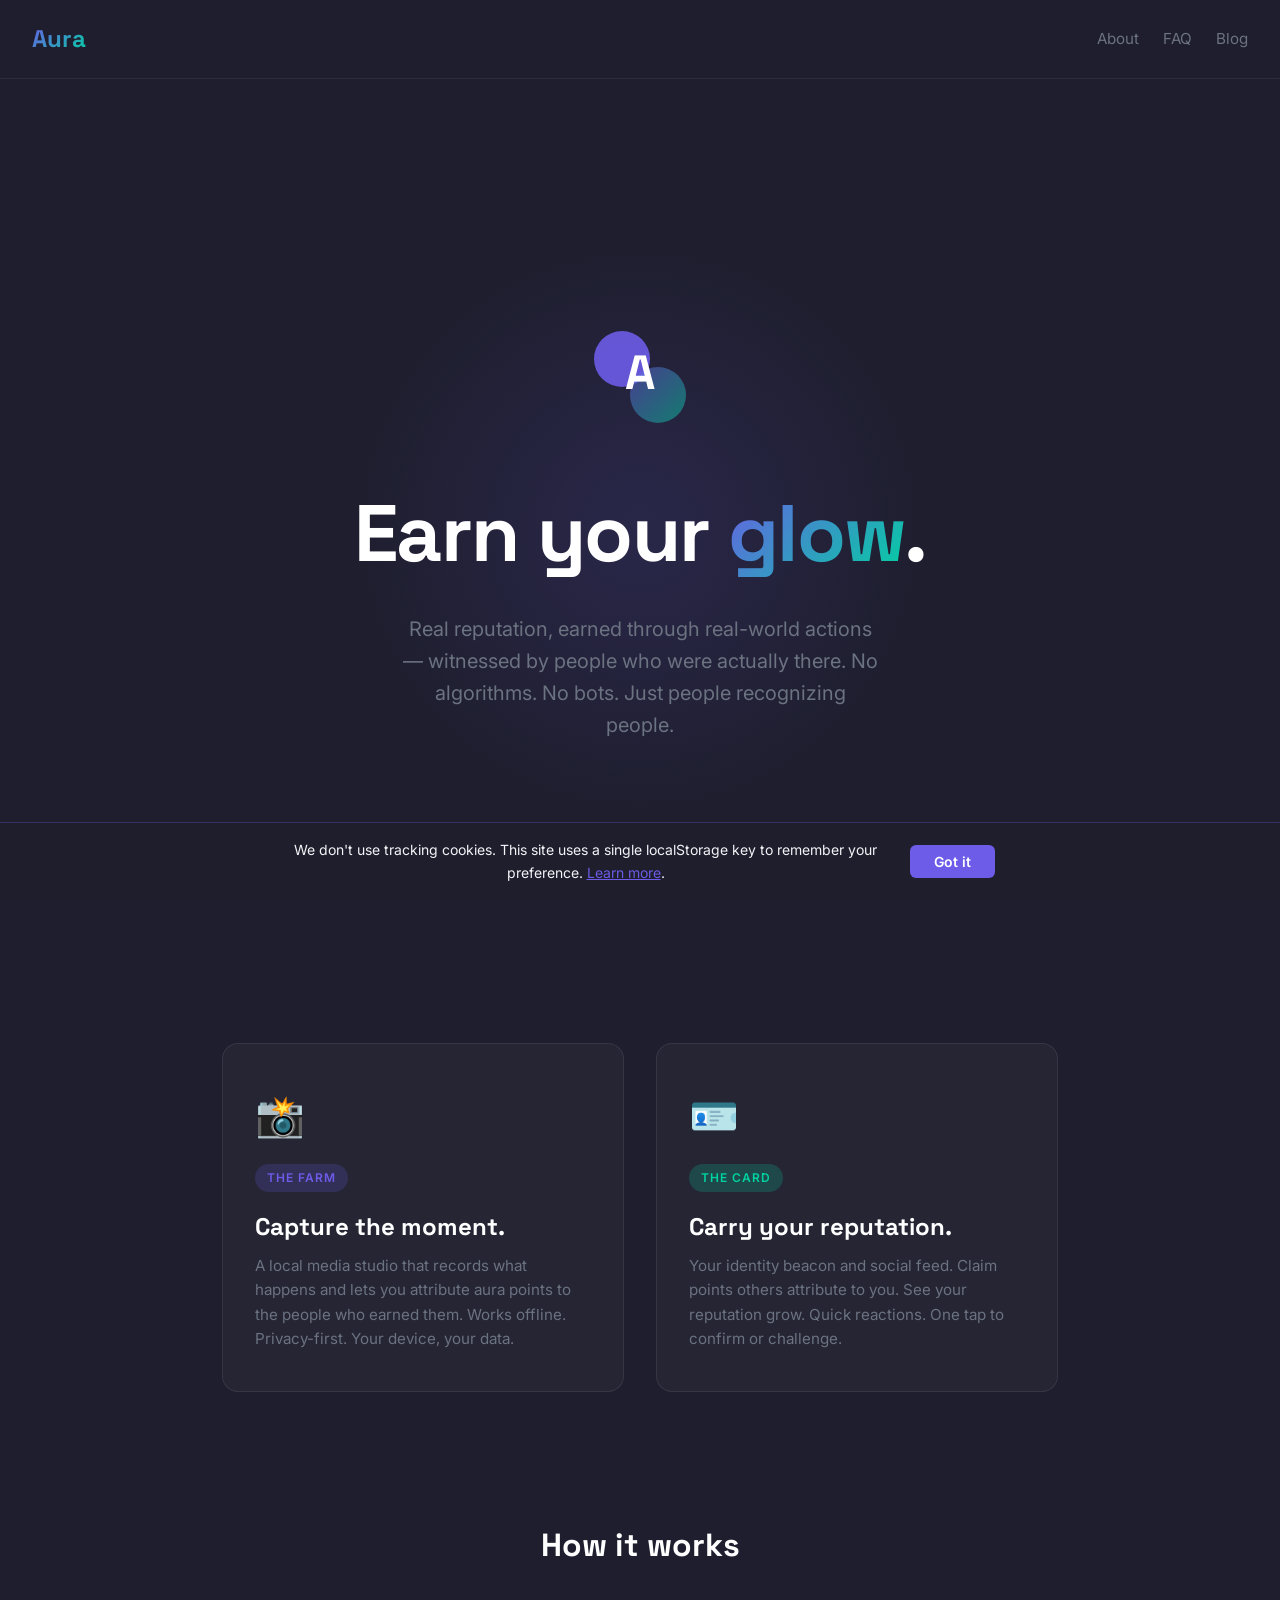
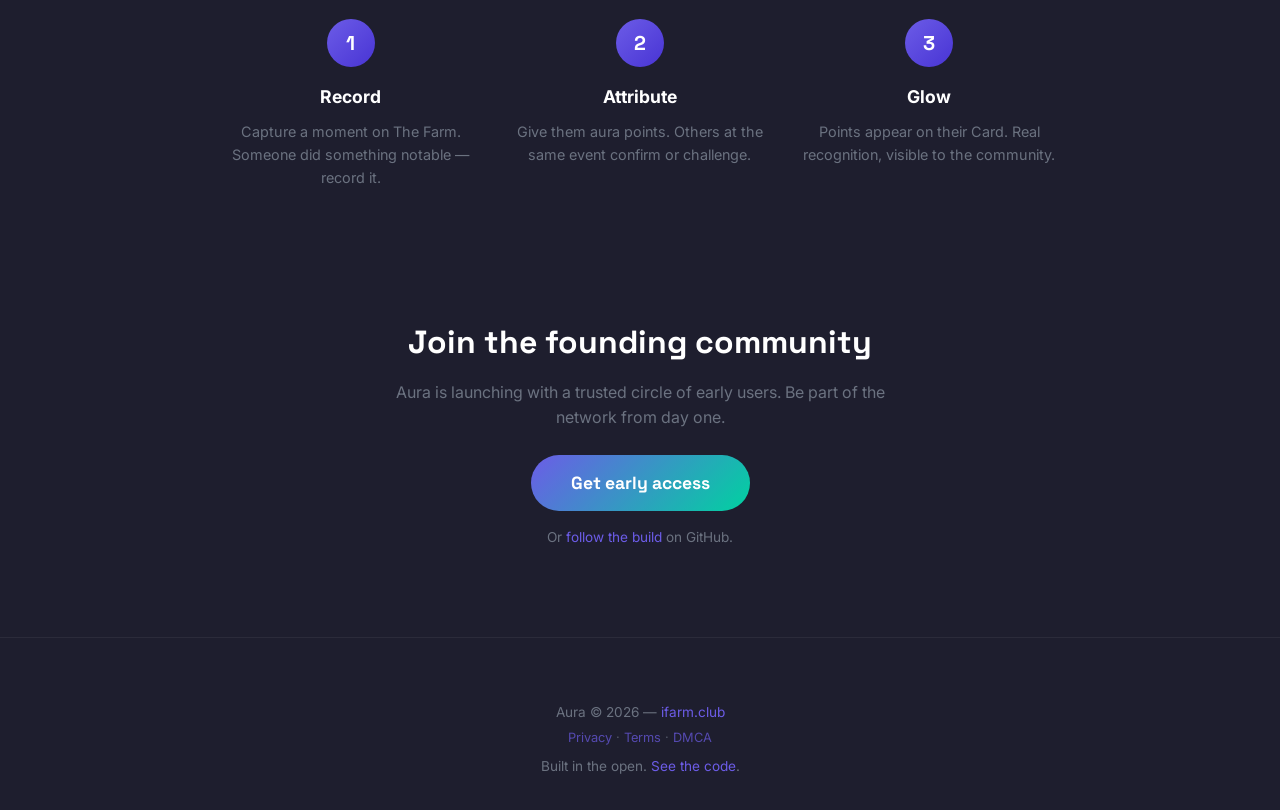
<file: landing/index.html>
<!DOCTYPE html>
<html lang="en">
<head>
<meta charset="UTF-8">
<meta name="viewport" content="width=device-width, initial-scale=1.0">
<title>Aura — Earn your glow.</title>
<meta name="description" content="A fair community where social reputation is earned through real-world actions, not manufactured online personas.">
<meta property="og:title" content="Aura — Earn your glow.">
<meta property="og:description" content="Real reputation, earned through real-world actions — witnessed by people who were actually there.">
<meta property="og:type" content="website">
<meta property="og:url" content="https://ifarm.club/">
<meta property="og:image" content="https://ifarm.club/og-image.svg">
<meta name="twitter:card" content="summary_large_image">
<link rel="icon" type="image/svg+xml" href="/favicon.svg">
<link rel="stylesheet" href="style.css">
</head>
<body>

<nav class="nav">
  <a href="/" class="nav-logo">Aura</a>
  <div class="nav-links">
    <a href="/about">About</a>
    <a href="/faq">FAQ</a>
    <a href="/blog">Blog</a>
  </div>
</nav>

<section class="hero">
  <div class="aura-mark">
    <svg viewBox="0 0 120 120" fill="none" xmlns="http://www.w3.org/2000/svg">
      <defs>
        <linearGradient id="auraGrad" x1="0" y1="0" x2="1" y2="1">
          <stop offset="0%" stop-color="#6C5CE7"/>
          <stop offset="100%" stop-color="#00D2A0"/>
        </linearGradient>
      </defs>
      <circle cx="42" cy="42" r="28" fill="#6C5CE7" opacity="0.9"/>
      <circle cx="78" cy="78" r="28" fill="url(#auraGrad)" opacity="0.5"/>
      <text x="60" y="72" text-anchor="middle" font-family="Space Grotesk, sans-serif" font-weight="700" font-size="48" fill="white">A</text>
    </svg>
  </div>
  <h1>Earn your <span>glow</span>.</h1>
  <p class="tagline">Real reputation, earned through real-world actions — witnessed by people who were actually there. No algorithms. No bots. Just people recognizing people.</p>
</section>

<section class="products">
  <a href="/farm/" class="product-card farm">
    <div class="icon">📸</div>
    <span class="label">The Farm</span>
    <h2>Capture the moment.</h2>
    <p>A local media studio that records what happens and lets you attribute aura points to the people who earned them. Works offline. Privacy-first. Your device, your data.</p>
  </a>
  <a href="/card/" class="product-card card">
    <div class="icon">🪪</div>
    <span class="label">The Card</span>
    <h2>Carry your reputation.</h2>
    <p>Your identity beacon and social feed. Claim points others attribute to you. See your reputation grow. Quick reactions. One tap to confirm or challenge.</p>
  </a>
</section>

<section class="how">
  <h2>How it works</h2>
  <div class="steps">
    <div class="step">
      <div class="num">1</div>
      <h3>Record</h3>
      <p>Capture a moment on The Farm. Someone did something notable — record it.</p>
    </div>
    <div class="step">
      <div class="num">2</div>
      <h3>Attribute</h3>
      <p>Give them aura points. Others at the same event confirm or challenge.</p>
    </div>
    <div class="step">
      <div class="num">3</div>
      <h3>Glow</h3>
      <p>Points appear on their Card. Real recognition, visible to the community.</p>
    </div>
  </div>
</section>

<section class="cta">
  <h2>Join the founding community</h2>
  <p>Aura is launching with a trusted circle of early users. Be part of the network from day one.</p>
  <a href="mailto:founder@ifarm.club?subject=Founding%20Community" class="cta-button">Get early access</a>
  <p class="cta-note">Or <a href="https://github.com/Sergio-PB/aura-workspace">follow the build</a> on GitHub.</p>
</section>

<footer>
  <p>Aura &copy; 2026 &mdash; <a href="https://ifarm.club">ifarm.club</a></p>
  <p class="legal-links"><a href="/privacy">Privacy</a> &middot; <a href="/terms">Terms</a> &middot; <a href="/dmca">DMCA</a></p>
  <p style="margin-top:0.5rem">Built in the open. <a href="https://github.com/Sergio-PB/aura-workspace">See the code</a>.</p>
</footer>

<div class="cookie-banner" id="cookie-banner">
  <p>We don't use tracking cookies. This site uses a single localStorage key to remember your preference. <a href="/about">Learn more</a>.</p>
  <button onclick="document.getElementById('cookie-banner').classList.add('hidden'); localStorage.setItem('aura-cookie-consent','1')">Got it</button>
</div>
<script>
if (localStorage.getItem('aura-cookie-consent')) document.getElementById('cookie-banner').classList.add('hidden');
</script>

</body>
</html>
</file>
<file: landing/style.css>
@import url('https://fonts.googleapis.com/css2?family=Space+Grotesk:wght@700&family=Inter:wght@400;600&display=swap');

:root {
  --purple: #6C5CE7;
  --purple-dark: #4834D4;
  --green: #00D2A0;
  --amber: #FFA502;
  --midnight: #1E1E2E;
  --stone: #6B7280;
  --cloud: #F3F4F6;
  --white: #FFFFFF;
}

*, *::before, *::after { box-sizing: border-box; margin: 0; padding: 0; }

body {
  font-family: 'Inter', system-ui, sans-serif;
  background: var(--midnight);
  color: var(--cloud);
  line-height: 1.6;
  -webkit-font-smoothing: antialiased;
}

/* ── Nav ── */
.nav {
  display: flex;
  justify-content: space-between;
  align-items: center;
  padding: 1.25rem 2rem;
  border-bottom: 1px solid rgba(255,255,255,0.06);
  position: sticky;
  top: 0;
  background: var(--midnight);
  z-index: 10;
}

.nav-logo {
  font-family: 'Space Grotesk', sans-serif;
  font-size: 1.5rem;
  font-weight: 700;
  color: var(--white);
  text-decoration: none;
  background: linear-gradient(135deg, var(--purple), var(--green));
  -webkit-background-clip: text;
  -webkit-text-fill-color: transparent;
  background-clip: text;
}

.nav-links { display: flex; gap: 1.5rem; }

.nav-links a {
  color: var(--stone);
  text-decoration: none;
  font-size: 0.95rem;
  transition: color 0.2s;
}

.nav-links a:hover { color: var(--white); }

/* ── Page Layout ── */
.page {
  max-width: 800px;
  margin: 0 auto;
  padding: 4rem 2rem;
}

.page h1 {
  font-family: 'Space Grotesk', sans-serif;
  font-size: clamp(2rem, 5vw, 3rem);
  color: var(--white);
  margin-bottom: 1rem;
}

.page .lead {
  font-size: 1.2rem;
  color: var(--stone);
  margin-bottom: 3rem;
}

.page section {
  margin-bottom: 3rem;
}

.page h2 {
  font-family: 'Space Grotesk', sans-serif;
  font-size: 1.5rem;
  color: var(--white);
  margin-bottom: 0.75rem;
}

.page h3 {
  font-family: 'Space Grotesk', sans-serif;
  font-size: 1.2rem;
  color: var(--white);
  margin-bottom: 0.5rem;
}

.page p { color: var(--stone); margin-bottom: 1rem; }

.page a { color: var(--purple); text-decoration: none; }
.page a:hover { color: var(--green); }

/* ── Hero (homepage only) ── */
.hero {
  min-height: 100vh;
  display: flex;
  flex-direction: column;
  align-items: center;
  justify-content: center;
  text-align: center;
  padding: 2rem;
  position: relative;
  overflow: hidden;
}

.hero::before {
  content: '';
  position: absolute;
  top: 50%; left: 50%;
  width: 600px; height: 600px;
  background: radial-gradient(circle, rgba(108,92,231,0.15) 0%, transparent 70%);
  transform: translate(-50%, -50%);
  pointer-events: none;
}

.aura-mark {
  width: 120px;
  height: 120px;
  margin-bottom: 2rem;
  position: relative;
  z-index: 1;
}

.aura-mark svg { width: 100%; height: 100%; }

.hero h1 {
  font-family: 'Space Grotesk', sans-serif;
  font-size: clamp(2.5rem, 8vw, 5rem);
  font-weight: 700;
  color: var(--white);
  letter-spacing: -0.02em;
  position: relative;
  z-index: 1;
}

.hero h1 span {
  background: linear-gradient(135deg, var(--purple), var(--green));
  -webkit-background-clip: text;
  -webkit-text-fill-color: transparent;
  background-clip: text;
}

.hero .tagline {
  font-size: 1.25rem;
  color: var(--stone);
  margin-top: 1rem;
  max-width: 480px;
  position: relative;
  z-index: 1;
}

/* ── Product Cards ── */
.products, .product-grid {
  display: grid;
  grid-template-columns: 1fr 1fr;
  gap: 2rem;
  max-width: 900px;
  margin: 0 auto;
  padding: 4rem 2rem;
}

.product-card {
  background: rgba(255,255,255,0.03);
  border: 1px solid rgba(255,255,255,0.08);
  border-radius: 16px;
  padding: 2.5rem 2rem;
  transition: border-color 0.3s, transform 0.3s;
  text-decoration: none;
  color: inherit;
  display: block;
}

.product-card:hover {
  border-color: rgba(108,92,231,0.4);
  transform: translateY(-2px);
}

.product-card .icon {
  font-size: 2.5rem;
  margin-bottom: 1rem;
}

.product-card h2, .product-card h3 {
  font-family: 'Space Grotesk', sans-serif;
  font-size: 1.5rem;
  color: var(--white);
  margin-bottom: 0.5rem;
}

.product-card .label {
  display: inline-block;
  font-size: 0.75rem;
  font-weight: 600;
  text-transform: uppercase;
  letter-spacing: 0.08em;
  padding: 0.25rem 0.75rem;
  border-radius: 100px;
  margin-bottom: 1rem;
}

.product-card.farm .label {
  background: rgba(108,92,231,0.2);
  color: var(--purple);
}

.product-card.card .label {
  background: rgba(0,210,160,0.2);
  color: var(--green);
}

.product-card p {
  color: var(--stone);
  font-size: 0.95rem;
}

/* ── How It Works ── */
.how {
  max-width: 900px;
  margin: 0 auto;
  padding: 4rem 2rem;
  text-align: center;
}

.how h2 {
  font-family: 'Space Grotesk', sans-serif;
  font-size: 2rem;
  color: var(--white);
  margin-bottom: 3rem;
}

.steps {
  display: grid;
  grid-template-columns: repeat(3, 1fr);
  gap: 2rem;
}

.step { position: relative; }

.step .num {
  width: 48px;
  height: 48px;
  border-radius: 50%;
  background: linear-gradient(135deg, var(--purple), var(--purple-dark));
  color: var(--white);
  font-family: 'Space Grotesk', sans-serif;
  font-size: 1.25rem;
  font-weight: 700;
  display: flex;
  align-items: center;
  justify-content: center;
  margin: 0 auto 1rem;
}

.step h3 {
  color: var(--white);
  font-size: 1.1rem;
  margin-bottom: 0.5rem;
}

.step p {
  color: var(--stone);
  font-size: 0.9rem;
}

/* ── Values ── */
.values {
  list-style: none;
  padding: 0;
}

.values li {
  padding: 0.75rem 0;
  border-bottom: 1px solid rgba(255,255,255,0.06);
  color: var(--stone);
}

.values li strong { color: var(--white); }

/* ── Blog ── */
.blog-post {
  padding: 2rem 0;
  border-bottom: 1px solid rgba(255,255,255,0.06);
}

.blog-post:last-child { border-bottom: none; }

.blog-post time {
  font-size: 0.85rem;
  color: var(--stone);
  display: block;
  margin-bottom: 0.5rem;
}

.blog-post h2 {
  font-size: 1.3rem;
  margin-bottom: 0.5rem;
}

.blog-post h2 a {
  color: var(--white);
  text-decoration: none;
}

.blog-post h2 a:hover { color: var(--purple); }

.blog-post p { color: var(--stone); font-size: 0.95rem; }

/* ── CTA ── */
.cta {
  max-width: 600px;
  margin: 0 auto;
  padding: 4rem 2rem;
  text-align: center;
}

.cta h2 {
  font-family: 'Space Grotesk', sans-serif;
  font-size: 2rem;
  color: var(--white);
  margin-bottom: 0.75rem;
}

.cta p {
  color: var(--stone);
  margin-bottom: 1.5rem;
}

.cta-button {
  display: inline-block;
  padding: 0.875rem 2.5rem;
  background: linear-gradient(135deg, var(--purple), var(--green));
  color: var(--white);
  font-family: 'Space Grotesk', sans-serif;
  font-weight: 700;
  font-size: 1.1rem;
  text-decoration: none;
  border-radius: 100px;
  transition: opacity 0.2s, transform 0.2s;
}

.cta-button:hover {
  opacity: 0.9;
  transform: translateY(-1px);
}

.cta-note {
  font-size: 0.85rem;
  margin-top: 1rem;
}

.cta-note a {
  color: var(--purple);
  text-decoration: none;
}

.cta-note a:hover { color: var(--green); }

/* ── Footer ── */
footer {
  text-align: center;
  padding: 4rem 2rem;
  padding-bottom: calc(2rem + env(safe-area-inset-bottom, 0px));
  color: var(--stone);
  font-size: 0.85rem;
  border-top: 1px solid rgba(255,255,255,0.06);
}

footer a {
  color: var(--purple);
  text-decoration: none;
}

footer a:hover { color: var(--green); }

footer .legal-links {
  margin-top: 0.25rem;
  font-size: 0.8rem;
  opacity: 0.7;
}

/* ── Cookie Consent Banner ── */
.cookie-banner {
  position: fixed;
  bottom: 0;
  left: 0;
  right: 0;
  background: rgba(30, 30, 46, 0.97);
  border-top: 1px solid rgba(108, 92, 231, 0.3);
  padding: 1rem 2rem;
  padding-bottom: calc(1rem + env(safe-area-inset-bottom, 0px));
  display: flex;
  align-items: center;
  justify-content: center;
  gap: 1.5rem;
  z-index: 1000;
  backdrop-filter: blur(8px);
  font-size: 0.875rem;
  color: var(--cloud);
  flex-wrap: wrap;
  text-align: center;
}
.cookie-banner p { margin: 0; max-width: 600px; }
.cookie-banner a { color: var(--purple); text-decoration: underline; }
.cookie-banner button {
  background: var(--purple);
  color: var(--white);
  border: none;
  padding: 0.5rem 1.5rem;
  border-radius: 6px;
  cursor: pointer;
  font-family: 'Inter', system-ui, sans-serif;
  font-size: 0.875rem;
  font-weight: 600;
  white-space: nowrap;
}
.cookie-banner button:hover { background: var(--purple-dark); }
.cookie-banner.hidden { display: none; }

/* ── Responsive ── */
@media (max-width: 640px) {
  .products, .product-grid { grid-template-columns: 1fr; }
  .steps { grid-template-columns: 1fr; }
  .nav { flex-direction: column; gap: 0.75rem; }
  .cookie-banner { padding: 0.75rem 1rem; padding-bottom: calc(0.75rem + env(safe-area-inset-bottom, 0px)); gap: 0.75rem; }
}
</file>
